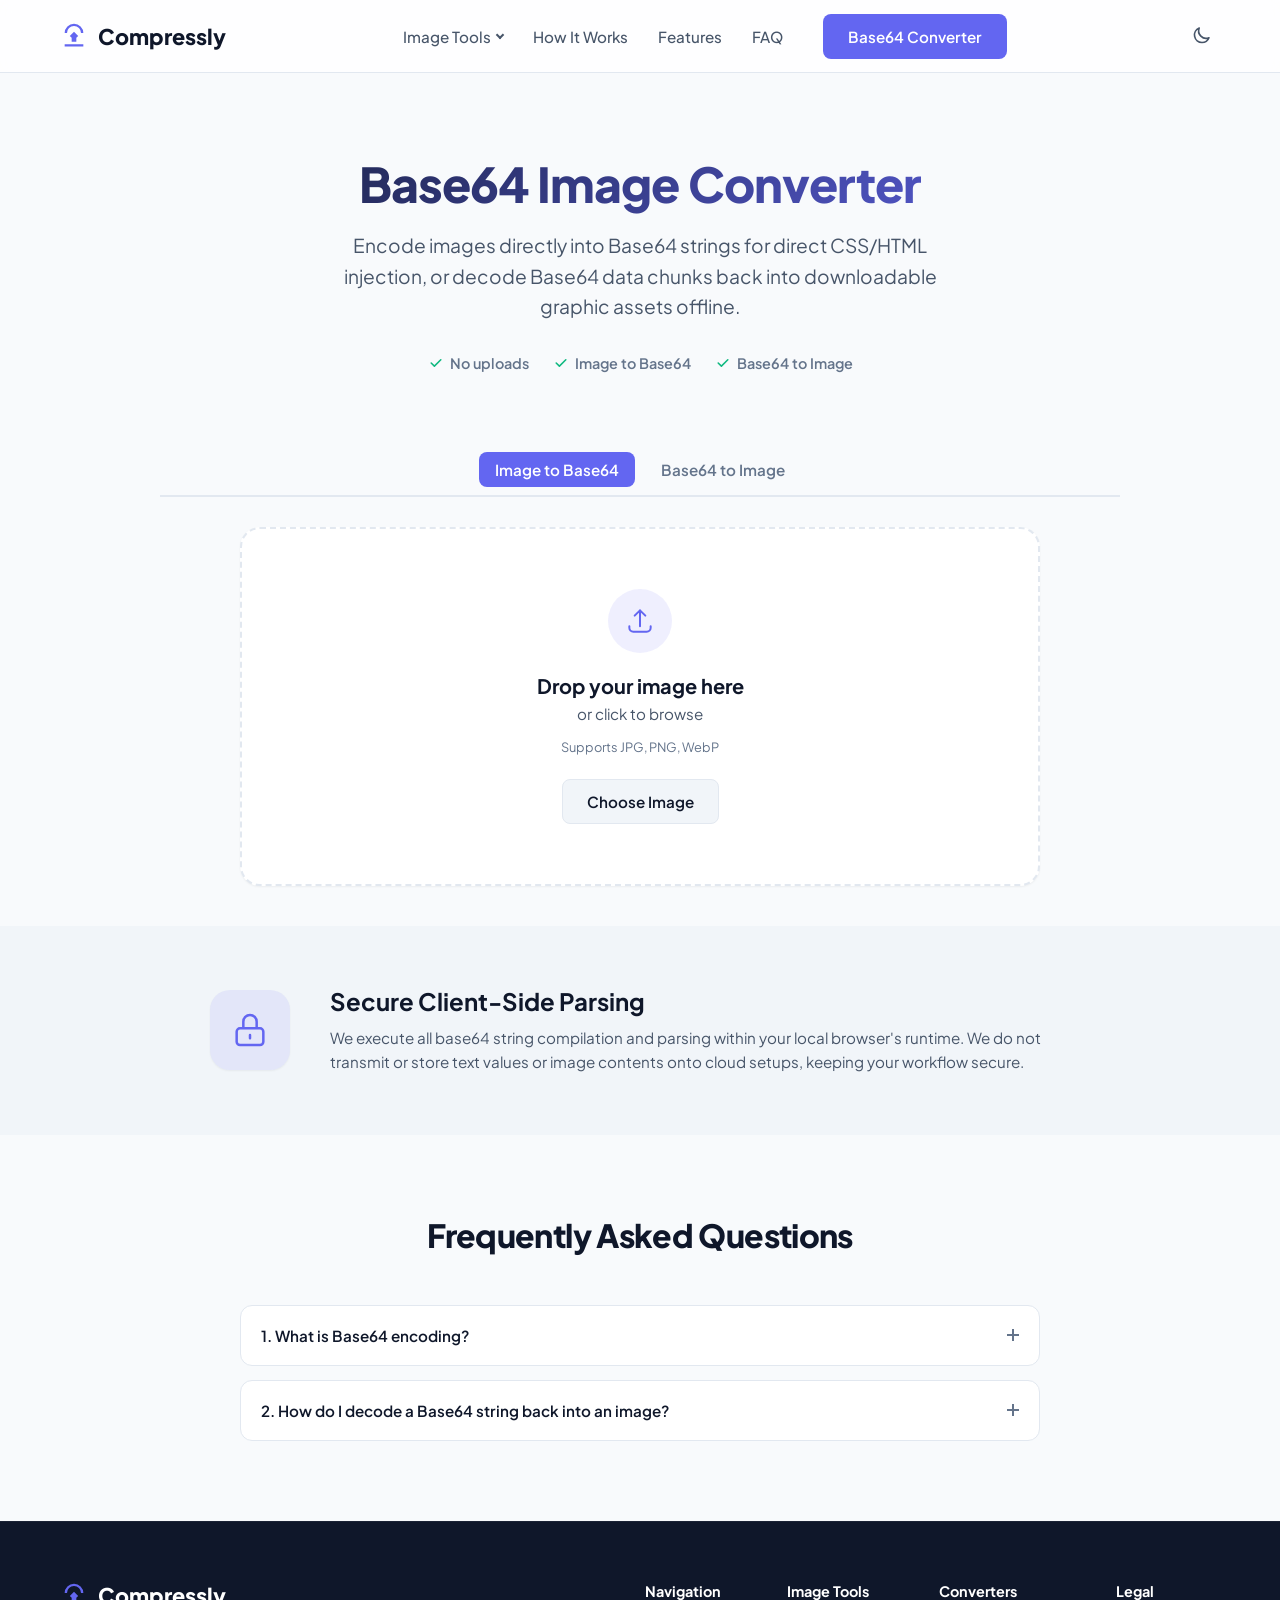
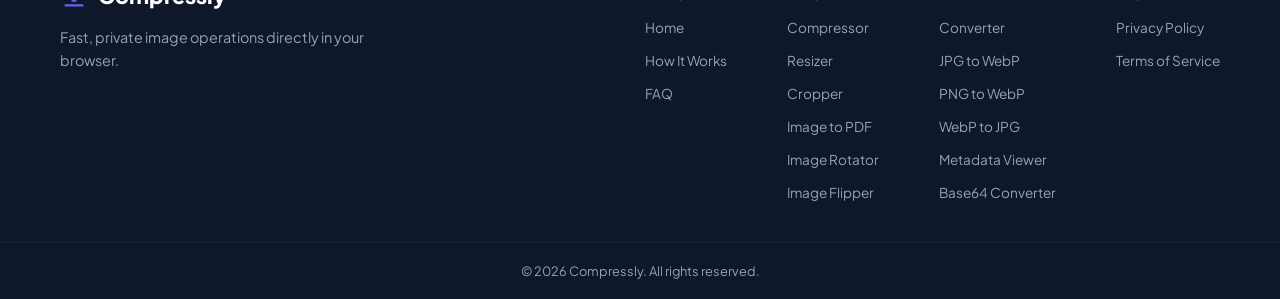
<file: base64-image-converter.html>
<!DOCTYPE html>
<html lang="en">
<head>
  <meta charset="UTF-8">
  <meta name="viewport" content="width=device-width, initial-scale=1.0">
  <title>Base64 Image Converter Online Free | Compressly</title>
  <meta name="description" content="Convert JPG, PNG and WebP images to Base64 strings, or decode Base64 data strings back into downloadable images. Fast, free, private, and 100% browser-based.">
  
  <link rel="canonical" href="https://compressly.vercel.app/base64-image-converter.html">
  <link rel="icon" type="image/x-icon" href="favicon.ico">
  <link rel="icon" type="image/png" sizes="16x16" href="favicon-16x16.png">
  <link rel="icon" type="image/png" sizes="32x32" href="favicon-32x32.png">
  <link rel="apple-touch-icon" sizes="180x180" href="apple-touch-icon.png">
  
  <link rel="stylesheet" href="style.css">
  
  <link rel="preconnect" href="https://fonts.googleapis.com">
  <link rel="preconnect" href="https://fonts.gstatic.com" crossorigin>
  <link href="https://fonts.googleapis.com/css2?family=Plus+Jakarta+Sans:wght@400;500;600;700;800&display=swap" rel="stylesheet">
</head>
<body>

  <!-- HEADER -->
  <header class="header">
    <div class="container header-container">
      <a href="index.html" class="logo" aria-label="Compressly Home">
        <svg class="logo-icon" xmlns="http://www.w3.org/2000/svg" viewBox="0 0 24 24" fill="currentColor">
          <path d="M4 19h16v2H4zm10-5.59L15.59 12 12 8.41 8.41 12 10 13.59V17h4zm-2-12a8 8 0 00-8 8h2a6 6 0 1112 0h2a8 8 0 00-8-8z"/>
        </svg>
        <span>Compressly</span>
      </a>

      <nav class="nav" id="navMenu">
        <ul class="nav-list">
          <li class="dropdown">
            <a href="#" class="nav-link dropdown-toggle" id="toolsDropdownToggle" aria-haspopup="true" aria-expanded="false">Image Tools <span class="chevron"></span></a>
            <ul class="dropdown-menu" aria-labelledby="toolsDropdownToggle">
              <li><a href="index.html">Image Compressor</a></li>
              <li><a href="image-resizer.html">Image Resizer</a></li>
              <li><a href="image-cropper.html">Image Cropper</a></li>
              <li><a href="image-converter.html">Image Converter</a></li>
              <li><a href="image-to-pdf.html">Image to PDF</a></li>
              <li><a href="image-rotator.html">Image Rotator</a></li>
              <li><a href="image-flipper.html">Image Flipper</a></li>
              <li><a href="image-metadata-viewer.html">Metadata Viewer</a></li>
              <li><a href="base64-image-converter.html">Base64 Converter</a></li>
            </ul>
          </li>
          <li><a href="#how-it-works" class="nav-link">How It Works</a></li>
          <li><a href="#features" class="nav-link">Features</a></li>
          <li><a href="#faq" class="nav-link">FAQ</a></li>
        </ul>
        <a href="#base64-tool" class="btn btn-primary nav-btn">Base64 Converter</a>
      </nav>

      <div class="header-controls">
        <button id="themeToggle" class="theme-toggle" aria-label="Toggle visual theme">
          <svg class="icon-moon" xmlns="http://www.w3.org/2000/svg" fill="none" viewBox="0 0 24 24" stroke="currentColor">
            <path stroke-linecap="round" stroke-linejoin="round" stroke-width="2" d="M20.354 15.354A9 9 0 018.646 3.646 9.003 9.003 0 0012 21a9.003 9.003 0 008.354-5.646z" />
          </svg>
          <svg class="icon-sun" xmlns="http://www.w3.org/2000/svg" fill="none" viewBox="0 0 24 24" stroke="currentColor">
            <path stroke-linecap="round" stroke-linejoin="round" stroke-width="2" d="M12 3v1m0 16v1m9-9h-1M4 12H3m15.364-6.364l-.707.707M6.343 17.657l-.707.707m0-12.728l.707.707m12.728 12.728l.707.707M12 8a4 4 0 100 8 4 4 0 000-8z" />
          </svg>
        </button>

        <button class="hamburger" id="hamburgerBtn" aria-label="Toggle navigation menu" aria-expanded="false">
          <span class="bar"></span>
          <span class="bar"></span>
          <span class="bar"></span>
        </button>
      </div>
    </div>
  </header>

  <main>
    <!-- HERO SECTION -->
    <section class="hero">
      <div class="container hero-container">
        <h1 class="hero-title">Base64 Image Converter</h1>
        <p class="hero-subtitle">Encode images directly into Base64 strings for direct CSS/HTML injection, or decode Base64 data chunks back into downloadable graphic assets offline.</p>
        
        <div class="trust-indicators">
          <span class="trust-item"><svg class="trust-icon" viewBox="0 0 20 20" fill="currentColor"><path fill-rule="evenodd" d="M16.707 5.293a1 1 0 010 1.414l-8 8a1 1 0 01-1.414 0l-4-4a1 1 0 011.414-1.414L8 12.586l7.293-7.293a1 1 0 011.414 0z" clip-rule="evenodd"/></svg>No uploads</span>
          <span class="trust-item"><svg class="trust-icon" viewBox="0 0 20 20" fill="currentColor"><path fill-rule="evenodd" d="M16.707 5.293a1 1 0 010 1.414l-8 8a1 1 0 01-1.414 0l-4-4a1 1 0 011.414-1.414L8 12.586l7.293-7.293a1 1 0 011.414 0z" clip-rule="evenodd"/></svg>Image to Base64</span>
          <span class="trust-item"><svg class="trust-icon" viewBox="0 0 20 20" fill="currentColor"><path fill-rule="evenodd" d="M16.707 5.293a1 1 0 010 1.414l-8 8a1 1 0 01-1.414 0l-4-4a1 1 0 011.414-1.414L8 12.586l7.293-7.293a1 1 0 011.414 0z" clip-rule="evenodd"/></svg>Base64 to Image</span>
        </div>
      </div>
    </section>

    <!-- MAIN TOOL SECTION -->
    <section class="tool-section" id="base64-tool">
      <div class="container" style="max-width: 1000px;">
        
        <!-- Mode Tabs -->
        <div class="tab-buttons" style="margin-bottom: 30px; justify-content: center;">
          <button id="tabEncode" class="tab-btn active" type="button">Image to Base64</button>
          <button id="tabDecode" class="tab-btn" type="button">Base64 to Image</button>
        </div>

        <!-- ==================== ENCODE WORKSPACE ==================== -->
        <div id="encodeWorkspace">
          <!-- Dropzone -->
          <div class="upload-zone" id="dropZone" tabindex="0" role="button" aria-label="Drop your image here or click to browse">
            <input type="file" id="fileInput" accept="image/jpeg, image/png, image/webp" class="file-input-hidden" aria-hidden="true">
            <div class="upload-content">
              <div class="upload-icon-wrapper">
                <svg class="upload-icon" xmlns="http://www.w3.org/2000/svg" fill="none" viewBox="0 0 24 24" stroke="currentColor">
                  <path stroke-linecap="round" stroke-linejoin="round" stroke-width="1.5" d="M4 16v1a3 3 0 003 3h10a3 3 0 003-3v-1m-4-8l-4-4m0 0L8 8m4-4v12" />
                </svg>
              </div>
              <p class="upload-main-text">Drop your image here</p>
              <p class="upload-sub-text">or click to browse</p>
              <p class="upload-formats">Supports JPG, PNG, WebP</p>
              <button class="btn btn-secondary btn-upload-alt" type="button">Choose Image</button>
            </div>
          </div>

          <!-- Base64 Output Panels -->
          <div id="encodeResults" class="hidden" style="margin-top: 30px;">
            <div style="display: flex; justify-content: space-between; align-items: center; margin-bottom: 20px;">
              <h2 class="section-subtitle" style="margin-bottom:0;">Base64 Output Strings</h2>
              <button id="clearEncodeBtn" class="btn btn-outline btn-sm">Clear Image</button>
            </div>

            <div class="base64-container">
              <!-- Raw Base64 -->
              <div class="base64-card">
                <h3 class="setting-label">Data URI Scheme</h3>
                <textarea id="dataUriText" class="base64-textarea" readonly></textarea>
                <div class="base64-actions">
                  <button class="btn btn-secondary btn-sm copy-btn" data-target="dataUriText">Copy Data URI</button>
                </div>
              </div>

              <!-- HTML Image tag -->
              <div class="base64-card">
                <h3 class="setting-label">HTML Image Embed</h3>
                <textarea id="htmlTagText" class="base64-textarea" readonly></textarea>
                <div class="base64-actions">
                  <button class="btn btn-secondary btn-sm copy-btn" data-target="htmlTagText">Copy HTML Tag</button>
                </div>
              </div>

              <!-- CSS background-image -->
              <div class="base64-card">
                <h3 class="setting-label">CSS Background-Image</h3>
                <textarea id="cssText" class="base64-textarea" readonly></textarea>
                <div class="base64-actions">
                  <button class="btn btn-secondary btn-sm copy-btn" data-target="cssText">Copy CSS Style</button>
                </div>
              </div>

              <!-- Raw string -->
              <div class="base64-card">
                <h3 class="setting-label">Raw Base64 Characters</h3>
                <textarea id="rawBase64Text" class="base64-textarea" readonly></textarea>
                <div class="base64-actions">
                  <button class="btn btn-secondary btn-sm copy-btn" data-target="rawBase64Text">Copy Raw Base64</button>
                </div>
              </div>
            </div>
          </div>
        </div>

        <!-- ==================== DECODE WORKSPACE ==================== -->
        <div id="decodeWorkspace" class="hidden">
          <div class="base64-container" style="grid-template-columns: 1fr 1fr;">
            <!-- Left Side: Paste String Area -->
            <div class="base64-card">
              <h3 class="setting-label">Paste Base64 String / Data URI</h3>
              <textarea id="decodeInput" class="base64-textarea" placeholder="Paste your Base64 character string or Data URI here..." style="height: 350px;"></textarea>
              <div class="base64-actions" style="justify-content: space-between; align-items: center;">
                <span id="decodeStatus" style="font-size: 0.8rem; font-weight:600; color: var(--text-muted);">Waiting for input...</span>
                <div style="display:flex; gap:10px;">
                  <button id="clearDecodeBtn" class="btn btn-outline btn-sm">Clear Text</button>
                  <button id="decodeBtn" class="btn btn-primary btn-sm">Decode & Preview</button>
                </div>
              </div>
            </div>

            <!-- Right Side: Preview & Download -->
            <div class="base64-card">
              <h3 class="setting-label">Decoded Image Preview</h3>
              <div class="base64-preview" id="decodePreview">
                <span style="color:var(--text-muted); font-size:0.9rem;">No image decoded. Paste string on the left.</span>
              </div>
              <div class="action-buttons-group">
                <button id="downloadDecodedBtn" class="btn btn-success btn-block" disabled>Download Decoded Image</button>
              </div>
            </div>
          </div>
        </div>

      </div>
    </section>

    <!-- PRIVACY ASSURANCE -->
    <section class="privacy-section">
      <div class="container privacy-container">
        <div class="privacy-icon-card">
          <svg class="privacy-icon" xmlns="http://www.w3.org/2000/svg" fill="none" viewBox="0 0 24 24" stroke="currentColor">
            <path stroke-linecap="round" stroke-linejoin="round" stroke-width="1.5" d="M12 15v2m-6 4h12a2 2 0 002-2v-6a2 2 0 00-2-2H6a2 2 0 00-2 2v6a2 2 0 002 2zm10-10V7a4 4 0 00-8 0v4h8z" />
          </svg>
        </div>
        <div class="privacy-text-content">
          <h2 class="privacy-title">Secure Client-Side Parsing</h2>
          <p class="privacy-text">We execute all base64 string compilation and parsing within your local browser's runtime. We do not transmit or store text values or image contents onto cloud setups, keeping your workflow secure.</p>
        </div>
      </div>
    </section>

    <!-- FAQ SECTION -->
    <section class="faq" id="faq">
      <div class="container">
        <h2 class="section-title text-center">Frequently Asked Questions</h2>
        <div class="faq-accordion">
          <div class="faq-item">
            <button class="faq-question">
              <span>1. What is Base64 encoding?</span>
              <span class="faq-icon"></span>
            </button>
            <div class="faq-answer">
              <p>Base64 is a binary-to-text encoding scheme. It translates image file bytes into a textual representation composed of 64 safe ASCII characters. This is ideal for embedding images directly inside HTML, CSS, or JSON documents without needing separate files.</p>
            </div>
          </div>
          <div class="faq-item">
            <button class="faq-question">
              <span>2. How do I decode a Base64 string back into an image?</span>
              <span class="faq-icon"></span>
            </button>
            <div class="faq-answer">
              <p>Switch to the 'Base64 to Image' tab, paste your code block (raw or formatted Data URI) into the input box, click 'Decode & Preview', and download it directly as a standard graphic file.</p>
            </div>
          </div>
        </div>
      </div>
    </section>
  </main>

  <!-- FOOTER -->
  <footer class="footer">
    <div class="container footer-container">
      <div class="footer-info">
        <div class="logo">
          <svg class="logo-icon" xmlns="http://www.w3.org/2000/svg" viewBox="0 0 24 24" fill="currentColor">
            <path d="M4 19h16v2H4zm10-5.59L15.59 12 12 8.41 8.41 12 10 13.59V17h4zm-2-12a8 8 0 00-8 8h2a6 6 0 1112 0h2a8 8 0 00-8-8z"/>
          </svg>
          <span>Compressly</span>
        </div>
        <p class="footer-text">Fast, private image operations directly in your browser.</p>
      </div>
      
      <div class="footer-links">
        <ul class="footer-list">
          <li><strong>Navigation</strong></li>
          <li><a href="index.html" class="footer-link">Home</a></li>
          <li><a href="index.html#how-it-works" class="footer-link">How It Works</a></li>
          <li><a href="index.html#faq" class="footer-link">FAQ</a></li>
        </ul>
        <ul class="footer-list">
          <li><strong>Image Tools</strong></li>
          <li><a href="index.html" class="footer-link">Compressor</a></li>
          <li><a href="image-resizer.html" class="footer-link">Resizer</a></li>
          <li><a href="image-cropper.html" class="footer-link">Cropper</a></li>
          <li><a href="image-to-pdf.html" class="footer-link">Image to PDF</a></li>
          <li><a href="image-rotator.html" class="footer-link">Image Rotator</a></li>
          <li><a href="image-flipper.html" class="footer-link">Image Flipper</a></li>
        </ul>
        <ul class="footer-list">
          <li><strong>Converters</strong></li>
          <li><a href="image-converter.html" class="footer-link">Converter</a></li>
          <li><a href="jpg-to-webp.html" class="footer-link">JPG to WebP</a></li>
          <li><a href="png-to-webp.html" class="footer-link">PNG to WebP</a></li>
          <li><a href="webp-to-jpg.html" class="footer-link">WebP to JPG</a></li>
          <li><a href="image-metadata-viewer.html" class="footer-link">Metadata Viewer</a></li>
          <li><a href="base64-image-converter.html" class="footer-link">Base64 Converter</a></li>
        </ul>
        <ul class="footer-list">
          <li><strong>Legal</strong></li>
          <li><a href="#" class="footer-link">Privacy Policy</a></li>
          <li><a href="#" class="footer-link">Terms of Service</a></li>
        </ul>
      </div>
    </div>
    <div class="footer-bottom">
      <p>&copy; 2026 Compressly. All rights reserved.</p>
    </div>
  </footer>

  <script src="base64-converter.js"></script>
</body>
</html>
</file>
<file: style.css>
/* ==========================================================================
   RESET & GLOBAL VARIABLES
   ========================================================================== */
:root {
  /* Font Family */
  --font-sans: 'Plus Jakarta Sans', -apple-system, BlinkMacSystemFont, "Segoe UI", Roboto, Helvetica, Arial, sans-serif;

  /* Light Theme Variables */
  --bg-primary: #f8fafc;
  --bg-secondary: #ffffff;
  --bg-accent: #f1f5f9;
  --bg-darker: #e2e8f0;
  
  --text-primary: #0f172a;
  --text-secondary: #475569;
  --text-muted: #64748b;
  
  --primary-color: #6366f1;
  --primary-hover: #4f46e5;
  --primary-light: rgba(99, 102, 241, 0.1);
  
  --success-color: #10b981;
  --success-hover: #059669;
  --success-light: rgba(16, 185, 129, 0.1);
  
  --error-color: #ef4444;
  --error-light: rgba(239, 68, 68, 0.1);

  --border-color: #e2e8f0;
  --border-hover: #cbd5e1;
  
  --shadow-sm: 0 1px 2px 0 rgba(0, 0, 0, 0.05);
  --shadow-md: 0 4px 6px -1px rgba(0, 0, 0, 0.1), 0 2px 4px -1px rgba(0, 0, 0, 0.06);
  --shadow-lg: 0 10px 15px -3px rgba(0, 0, 0, 0.1), 0 4px 6px -2px rgba(0, 0, 0, 0.05);
  
  --radius-sm: 8px;
  --radius-md: 12px;
  --radius-lg: 20px;
  --radius-full: 9999px;

  --transition-smooth: all 0.3s cubic-bezier(0.4, 0, 0.2, 1);
}

/* Dark Theme Variables Override */
[data-theme="dark"] {
  --bg-primary: #0b0f19;
  --bg-secondary: #151f32;
  --bg-accent: #1e293b;
  --bg-darker: #0f172a;
  
  --text-primary: #f8fafc;
  --text-secondary: #cbd5e1;
  --text-muted: #94a3b8;
  
  --primary-color: #818cf8;
  --primary-hover: #6366f1;
  --primary-light: rgba(129, 140, 248, 0.15);
  
  --success-color: #34d399;
  --success-hover: #10b981;
  --success-light: rgba(52, 211, 153, 0.15);
  
  --border-color: #334155;
  --border-hover: #475569;
  
  --shadow-sm: 0 1px 2px 0 rgba(0, 0, 0, 0.3);
  --shadow-md: 0 4px 6px -1px rgba(0, 0, 0, 0.4), 0 2px 4px -1px rgba(0, 0, 0, 0.3);
  --shadow-lg: 0 10px 15px -3px rgba(0, 0, 0, 0.4), 0 4px 6px -2px rgba(0, 0, 0, 0.3);
}

* {
  box-sizing: border-box;
  margin: 0;
  padding: 0;
}

html {
  scroll-behavior: smooth;
  font-family: var(--font-sans);
  font-size: 16px;
  color: var(--text-primary);
  background-color: var(--bg-primary);
  transition: background-color 0.3s ease, color 0.3s ease;
}

body {
  min-height: 100vh;
  display: flex;
  flex-direction: column;
  overflow-x: hidden;
  -webkit-font-smoothing: antialiased;
}

a {
  color: inherit;
  text-decoration: none;
}

ul {
  list-style: none;
}

img {
  max-width: 100%;
  height: auto;
  display: block;
}

.container {
  width: 100%;
  max-width: 1200px;
  margin-left: auto;
  margin-right: auto;
  padding-left: 20px;
  padding-right: 20px;
}

/* ==========================================================================
   BUTTONS & CONTROLS
   ========================================================================== */
.btn {
  display: inline-flex;
  align-items: center;
  justify-content: center;
  font-family: inherit;
  font-size: 0.95rem;
  font-weight: 600;
  padding: 12px 24px;
  border-radius: var(--radius-sm);
  border: 1px solid transparent;
  cursor: pointer;
  transition: var(--transition-smooth);
}

.btn-primary {
  background-color: var(--primary-color);
  color: #ffffff;
}

.btn-primary:hover {
  background-color: var(--primary-hover);
}

.btn-secondary {
  background-color: var(--bg-accent);
  color: var(--text-primary);
  border-color: var(--border-color);
}

.btn-secondary:hover {
  background-color: var(--bg-darker);
  border-color: var(--border-hover);
}

.btn-success {
  background-color: var(--success-color);
  color: #ffffff;
}

.btn-success:hover {
  background-color: var(--success-hover);
}

.btn-outline {
  background-color: transparent;
  color: var(--text-primary);
  border-color: var(--border-color);
}

.btn-outline:hover {
  background-color: var(--bg-accent);
  border-color: var(--border-hover);
}

.btn-block {
  width: 100%;
}

.btn-sm {
  padding: 6px 12px;
  font-size: 0.85rem;
}

/* Disabled UI Links */
.disabled-link {
  pointer-events: none;
  opacity: 0.75;
}

/* Focus outline for accessibility */
button:focus-visible,
a:focus-visible,
input:focus-visible,
select:focus-visible,
[role="button"]:focus-visible {
  outline: 2px solid var(--primary-color);
  outline-offset: 2px;
}

/* ==========================================================================
   HEADER / STICKY NAV
   ========================================================================== */
.header {
  position: sticky;
  top: 0;
  z-index: 100;
  background-color: rgba(255, 255, 255, 0.8);
  backdrop-filter: blur(8px);
  -webkit-backdrop-filter: blur(8px);
  border-bottom: 1px solid var(--border-color);
  transition: var(--transition-smooth);
}

[data-theme="dark"] .header {
  background-color: rgba(11, 15, 25, 0.8);
}

.header-container {
  height: 72px;
  display: flex;
  align-items: center;
  justify-content: space-between;
}

.logo {
  display: flex;
  align-items: center;
  gap: 10px;
  font-size: 1.35rem;
  font-weight: 800;
  color: var(--text-primary);
}

.logo-icon {
  width: 28px;
  height: 28px;
  color: var(--primary-color);
}

.nav {
  display: flex;
  align-items: center;
  gap: 40px;
}

.nav-list {
  display: flex;
  gap: 30px;
}

.nav-link {
  font-size: 0.95rem;
  font-weight: 500;
  color: var(--text-secondary);
  transition: var(--transition-smooth);
}

.nav-link:hover {
  color: var(--primary-color);
}

.header-controls {
  display: flex;
  align-items: center;
  gap: 15px;
}

.theme-toggle {
  background: none;
  border: none;
  cursor: pointer;
  padding: 8px;
  border-radius: var(--radius-full);
  color: var(--text-secondary);
  transition: var(--transition-smooth);
}

.theme-toggle:hover {
  background-color: var(--bg-accent);
  color: var(--primary-color);
}

.theme-toggle svg {
  width: 20px;
  height: 20px;
}

.icon-sun {
  display: none;
}

[data-theme="dark"] .icon-moon {
  display: none;
}

[data-theme="dark"] .icon-sun {
  display: block;
}

.hamburger {
  display: none;
  flex-direction: column;
  gap: 5px;
  background: none;
  border: none;
  cursor: pointer;
  padding: 4px;
}

.hamburger .bar {
  width: 22px;
  height: 2px;
  background-color: var(--text-primary);
  border-radius: var(--radius-full);
  transition: var(--transition-smooth);
}

/* Mobile Hamburger Animation */
.hamburger.active .bar:nth-child(1) {
  transform: translateY(7px) rotate(45deg);
}
.hamburger.active .bar:nth-child(2) {
  opacity: 0;
}
.hamburger.active .bar:nth-child(3) {
  transform: translateY(-7px) rotate(-45deg);
}

/* ==========================================================================
   HERO SECTION
   ========================================================================== */
.hero {
  padding: 80px 0 40px 0;
  text-align: center;
}

.hero-title {
  font-size: 3rem;
  font-weight: 800;
  letter-spacing: -0.02em;
  margin-bottom: 16px;
  background: linear-gradient(135deg, var(--text-primary) 0%, var(--primary-color) 100%);
  -webkit-background-clip: text;
  -webkit-text-fill-color: transparent;
}

[data-theme="dark"] .hero-title {
  background: linear-gradient(135deg, #ffffff 0%, var(--primary-color) 100%);
  -webkit-background-clip: text;
  -webkit-text-fill-color: transparent;
}

.hero-subtitle {
  font-size: 1.2rem;
  color: var(--text-secondary);
  max-width: 650px;
  margin: 0 auto 32px auto;
  line-height: 1.6;
}

.trust-indicators {
  display: flex;
  justify-content: center;
  flex-wrap: wrap;
  gap: 24px;
  font-size: 0.9rem;
  font-weight: 600;
  color: var(--text-muted);
}

.trust-item {
  display: flex;
  align-items: center;
  gap: 6px;
}

.trust-icon {
  width: 16px;
  height: 16px;
  color: var(--success-color);
}

/* ==========================================================================
   UPLOAD AREA (DRAG & DROP)
   ========================================================================== */
.tool-section {
  padding: 40px 0;
}

.upload-zone {
  background-color: var(--bg-secondary);
  border: 2px dashed var(--border-color);
  border-radius: var(--radius-lg);
  padding: 60px 40px;
  text-align: center;
  cursor: pointer;
  transition: var(--transition-smooth);
  box-shadow: var(--shadow-sm);
  max-width: 800px;
  margin: 0 auto;
}

.upload-zone:hover, .upload-zone.dragover {
  border-color: var(--primary-color);
  background-color: var(--primary-light);
  transform: translateY(-2px);
  box-shadow: var(--shadow-md);
}

.file-input-hidden {
  display: none;
}

.upload-icon-wrapper {
  width: 64px;
  height: 64px;
  border-radius: var(--radius-full);
  background-color: var(--primary-light);
  display: flex;
  align-items: center;
  justify-content: center;
  margin: 0 auto 20px auto;
  color: var(--primary-color);
  transition: var(--transition-smooth);
}

.upload-icon {
  width: 32px;
  height: 32px;
}

.upload-zone:hover .upload-icon-wrapper {
  transform: scale(1.05);
}

.upload-main-text {
  font-size: 1.25rem;
  font-weight: 700;
  margin-bottom: 6px;
}

.upload-sub-text {
  font-size: 0.95rem;
  color: var(--text-secondary);
  margin-bottom: 16px;
}

.upload-formats {
  font-size: 0.8rem;
  color: var(--text-muted);
  margin-bottom: 24px;
}

.btn-upload-alt {
  pointer-events: none; /* Make click pass through to dropzone click listener */
}

/* ==========================================================================
   WORKSPACE & GRID LAYOUT
   ========================================================================== */
.workspace {
  margin-top: 40px;
}

.workspace.hidden {
  display: none !important;
}

.workspace-grid {
  display: grid;
  grid-template-columns: 350px 1fr;
  gap: 30px;
  align-items: start;
}

/* Statistics Bar */
.stats-bar {
  display: grid;
  grid-template-columns: repeat(4, 1fr);
  gap: 15px;
  margin-bottom: 30px;
}

.stats-bar.hidden {
  display: none;
}

.stat-card {
  background-color: var(--bg-secondary);
  border: 1px solid var(--border-color);
  border-radius: var(--radius-md);
  padding: 16px 20px;
  display: flex;
  flex-direction: column;
  gap: 4px;
  box-shadow: var(--shadow-sm);
}

.stat-card.highlight {
  border-color: var(--success-color);
  background-color: var(--success-light);
}

.stat-label {
  font-size: 0.8rem;
  font-weight: 600;
  text-transform: uppercase;
  letter-spacing: 0.05em;
  color: var(--text-muted);
}

.stat-value {
  font-size: 1.4rem;
  font-weight: 800;
}

.stat-card.highlight .stat-value {
  color: var(--success-color);
}

/* Settings Panel */
.settings-panel {
  background-color: var(--bg-secondary);
  border: 1px solid var(--border-color);
  border-radius: var(--radius-md);
  padding: 24px;
  position: sticky;
  top: 92px;
  box-shadow: var(--shadow-md);
}

.section-subtitle {
  font-size: 1.2rem;
  font-weight: 700;
  margin-bottom: 20px;
  letter-spacing: -0.01em;
}

.setting-group {
  margin-bottom: 24px;
}

.setting-header {
  display: flex;
  justify-content: space-between;
  margin-bottom: 8px;
}

.setting-label {
  font-size: 0.9rem;
  font-weight: 600;
}

/* Custom Range Slider Styling */
.slider {
  -webkit-appearance: none;
  width: 100%;
  height: 6px;
  border-radius: var(--radius-full);
  background: var(--bg-accent);
  outline: none;
}

.slider::-webkit-slider-thumb {
  -webkit-appearance: none;
  appearance: none;
  width: 20px;
  height: 20px;
  border-radius: 50%;
  background: var(--primary-color);
  cursor: pointer;
  transition: var(--transition-smooth);
}

.slider::-webkit-slider-thumb:hover {
  transform: scale(1.1);
}

.slider::-moz-range-thumb {
  width: 20px;
  height: 20px;
  border-radius: 50%;
  background: var(--primary-color);
  cursor: pointer;
  border: none;
  transition: var(--transition-smooth);
}

.slider::-moz-range-thumb:hover {
  transform: scale(1.1);
}

.setting-tip {
  font-size: 0.75rem;
  color: var(--text-muted);
  margin-top: 6px;
  line-height: 1.4;
}

.info-tip {
  color: var(--text-secondary);
  background-color: var(--bg-accent);
  padding: 10px;
  border-radius: var(--radius-sm);
  border-left: 3px solid var(--primary-color);
}

.info-tip.hidden {
  display: none;
}

/* Custom Select Dropdown */
.select-wrapper {
  position: relative;
}

.select-input {
  width: 100%;
  font-family: inherit;
  font-size: 0.9rem;
  font-weight: 500;
  padding: 10px 14px;
  border-radius: var(--radius-sm);
  border: 1px solid var(--border-color);
  background-color: var(--bg-primary);
  color: var(--text-primary);
  appearance: none;
  cursor: pointer;
  transition: var(--transition-smooth);
}

.select-input:hover {
  border-color: var(--border-hover);
}

.select-wrapper::after {
  content: "";
  position: absolute;
  right: 14px;
  top: 50%;
  transform: translateY(-50%);
  width: 0;
  height: 0;
  border-left: 5px solid transparent;
  border-right: 5px solid transparent;
  border-top: 5px solid var(--text-muted);
  pointer-events: none;
}

/* Checkbox Toggle */
.checkbox-group {
  margin-bottom: 16px;
}

.checkbox-container {
  display: flex;
  align-items: center;
  position: relative;
  padding-left: 28px;
  cursor: pointer;
  font-size: 0.9rem;
  font-weight: 600;
  user-select: none;
}

.checkbox-container input {
  position: absolute;
  opacity: 0;
  cursor: pointer;
  height: 0;
  width: 0;
}

.custom-checkbox {
  position: absolute;
  top: 50%;
  left: 0;
  transform: translateY(-50%);
  height: 18px;
  width: 18px;
  background-color: var(--bg-accent);
  border: 1px solid var(--border-color);
  border-radius: var(--radius-sm);
  transition: var(--transition-smooth);
}

.checkbox-container:hover input ~ .custom-checkbox {
  border-color: var(--border-hover);
}

.checkbox-container input:checked ~ .custom-checkbox {
  background-color: var(--primary-color);
  border-color: var(--primary-color);
}

.custom-checkbox::after {
  content: "";
  position: absolute;
  display: none;
  left: 5px;
  top: 2px;
  width: 4px;
  height: 8px;
  border: solid white;
  border-width: 0 2px 2px 0;
  transform: rotate(45deg);
}

.checkbox-container input:checked ~ .custom-checkbox::after {
  display: block;
}

/* Dimensions Inputs */
.resize-dimensions {
  margin-top: 14px;
  margin-bottom: 24px;
}

.resize-dimensions.hidden {
  display: none;
}

.dimension-inputs {
  display: grid;
  grid-template-columns: 1fr 1fr;
  gap: 12px;
  margin-bottom: 8px;
}

.dimension-field {
  display: flex;
  flex-direction: column;
  gap: 6px;
}

.dimension-field label {
  font-size: 0.75rem;
  font-weight: 600;
  color: var(--text-secondary);
}

.dimension-field input {
  width: 100%;
  font-family: inherit;
  font-size: 0.9rem;
  padding: 10px;
  border-radius: var(--radius-sm);
  border: 1px solid var(--border-color);
  background-color: var(--bg-primary);
  color: var(--text-primary);
}

.action-buttons-group {
  display: flex;
  flex-direction: column;
  gap: 12px;
}

.sub-actions {
  display: flex;
  gap: 10px;
}

/* Image Queue list */
.queue-container {
  display: flex;
  flex-direction: column;
}

.queue-header {
  margin-bottom: 16px;
}

.image-list {
  display: flex;
  flex-direction: column;
  gap: 12px;
}

/* Image Card */
.image-card {
  background-color: var(--bg-secondary);
  border: 1px solid var(--border-color);
  border-radius: var(--radius-md);
  padding: 12px;
  display: flex;
  align-items: center;
  justify-content: space-between;
  gap: 15px;
  transition: var(--transition-smooth);
  box-shadow: var(--shadow-sm);
  cursor: pointer;
}

.image-card:hover, .image-card.active {
  border-color: var(--primary-color);
  box-shadow: var(--shadow-md);
}

.image-card.active {
  background-color: var(--primary-light);
}

.card-details {
  display: flex;
  align-items: center;
  gap: 12px;
  flex: 1;
  min-width: 0; /* allows text overflow ellipsis in child */
}

.img-thumbnail-wrapper {
  width: 60px;
  height: 60px;
  border-radius: var(--radius-sm);
  overflow: hidden;
  background-color: var(--bg-accent);
  display: flex;
  align-items: center;
  justify-content: center;
  flex-shrink: 0;
}

.img-thumbnail {
  width: 100%;
  height: 100%;
  object-fit: cover;
}

.img-meta-info {
  display: flex;
  flex-direction: column;
  gap: 4px;
  min-width: 0;
}

.meta-title {
  font-size: 0.9rem;
  font-weight: 600;
  color: var(--text-primary);
  white-space: nowrap;
  overflow: hidden;
  text-overflow: ellipsis;
}

.meta-dims {
  font-size: 0.75rem;
  color: var(--text-muted);
}

.meta-size {
  font-size: 0.8rem;
  font-weight: 500;
  color: var(--text-secondary);
}

.meta-size-savings {
  color: var(--success-color);
  font-weight: 700;
}

.card-actions-wrapper {
  display: flex;
  align-items: center;
  gap: 15px;
}

.status-badge {
  font-size: 0.75rem;
  font-weight: 700;
  padding: 4px 8px;
  border-radius: var(--radius-full);
}

.status-badge.pending {
  background-color: var(--bg-accent);
  color: var(--text-secondary);
}

.status-badge.processing {
  background-color: var(--primary-light);
  color: var(--primary-color);
}

.status-badge.done {
  background-color: var(--success-light);
  color: var(--success-color);
}

.status-badge.error {
  background-color: var(--error-light);
  color: var(--error-color);
}

.btn-remove {
  background: none;
  border: none;
  color: var(--text-muted);
  cursor: pointer;
  padding: 4px;
  border-radius: var(--radius-sm);
  transition: var(--transition-smooth);
}

.btn-remove:hover {
  background-color: var(--error-light);
  color: var(--error-color);
}

.btn-remove svg {
  width: 18px;
  height: 18px;
}

/* ==========================================================================
   BEFORE / AFTER PREVIEW DRAWER
   ========================================================================== */
.comparison-section {
  background-color: var(--bg-secondary);
  border: 1px solid var(--border-color);
  border-radius: var(--radius-lg);
  padding: 30px;
  margin-top: 30px;
  box-shadow: var(--shadow-sm);
}

.comparison-section.hidden {
  display: none;
}

.comparison-title {
  font-size: 1.2rem;
  font-weight: 700;
  margin-bottom: 6px;
}

.comparison-subtitle {
  font-size: 0.85rem;
  color: var(--text-muted);
  margin-bottom: 24px;
}

.comparison-grid {
  display: grid;
  grid-template-columns: 1fr 1fr;
  gap: 20px;
}

.comparison-card {
  background-color: var(--bg-primary);
  border: 1px solid var(--border-color);
  border-radius: var(--radius-md);
  overflow: hidden;
  display: flex;
  flex-direction: column;
}

.comparison-header {
  padding: 10px 15px;
  font-size: 0.85rem;
  font-weight: 700;
  background-color: var(--bg-accent);
  border-bottom: 1px solid var(--border-color);
}

.comparison-header.highlighted {
  color: var(--success-color);
}

.comparison-view-wrapper {
  flex: 1;
  display: flex;
  align-items: center;
  justify-content: center;
  padding: 20px;
  background-color: var(--bg-darker);
  background-image: radial-gradient(rgba(0, 0, 0, 0.05) 1px, transparent 0), radial-gradient(rgba(0, 0, 0, 0.05) 1px, transparent 0);
  background-size: 16px 16px;
  background-position: 0 0, 8px 8px;
  min-height: 250px;
}

[data-theme="dark"] .comparison-view-wrapper {
  background-image: radial-gradient(rgba(255, 255, 255, 0.03) 1px, transparent 0), radial-gradient(rgba(255, 255, 255, 0.03) 1px, transparent 0);
}

.comparison-view-wrapper img {
  max-width: 100%;
  max-height: 350px;
  object-fit: contain;
  box-shadow: var(--shadow-md);
  border-radius: var(--radius-sm);
}

.comparison-footer {
  padding: 10px 15px;
  font-size: 0.8rem;
  font-weight: 500;
  color: var(--text-muted);
  background-color: var(--bg-accent);
  border-top: 1px solid var(--border-color);
  text-align: center;
}

/* ==========================================================================
   PRIVACY ASSURANCE SECTION
   ========================================================================== */
.privacy-section {
  padding: 60px 0;
  background-color: var(--bg-accent);
  transition: var(--transition-smooth);
}

.privacy-container {
  display: flex;
  align-items: center;
  gap: 40px;
  max-width: 900px;
}

.privacy-icon-card {
  width: 80px;
  height: 80px;
  border-radius: var(--radius-lg);
  background-color: var(--primary-light);
  color: var(--primary-color);
  display: flex;
  align-items: center;
  justify-content: center;
  flex-shrink: 0;
  box-shadow: var(--shadow-sm);
}

.privacy-icon {
  width: 40px;
  height: 40px;
}

.privacy-text-content {
  flex: 1;
}

.privacy-title {
  font-size: 1.5rem;
  font-weight: 700;
  margin-bottom: 10px;
}

.privacy-text {
  font-size: 0.95rem;
  color: var(--text-secondary);
  line-height: 1.6;
}

/* ==========================================================================
   HOW IT WORKS & STEP GRAPHICS
   ========================================================================== */
.how-it-works {
  padding: 80px 0;
}

.section-title {
  font-size: 2rem;
  font-weight: 800;
  margin-bottom: 50px;
  letter-spacing: -0.02em;
}

.text-center {
  text-align: center;
}

.steps-grid {
  display: grid;
  grid-template-columns: repeat(3, 1fr);
  gap: 30px;
}

.step-card {
  background-color: var(--bg-secondary);
  border: 1px solid var(--border-color);
  border-radius: var(--radius-lg);
  padding: 40px 30px;
  position: relative;
  box-shadow: var(--shadow-sm);
  transition: var(--transition-smooth);
}

.step-card:hover {
  transform: translateY(-4px);
  box-shadow: var(--shadow-md);
  border-color: var(--primary-color);
}

.step-number {
  font-size: 2.5rem;
  font-weight: 800;
  color: var(--primary-light);
  margin-bottom: 20px;
  line-height: 1;
}

.step-heading {
  font-size: 1.2rem;
  font-weight: 700;
  margin-bottom: 12px;
}

.step-desc {
  font-size: 0.9rem;
  color: var(--text-secondary);
  line-height: 1.6;
}

/* ==========================================================================
   FEATURES CARD GRID
   ========================================================================== */
.features {
  padding: 80px 0;
  background-color: var(--bg-secondary);
  border-top: 1px solid var(--border-color);
  border-bottom: 1px solid var(--border-color);
  transition: var(--transition-smooth);
}

[data-theme="dark"] .features {
  background-color: rgba(21, 31, 50, 0.5);
}

.features-grid {
  display: grid;
  grid-template-columns: repeat(3, 1fr);
  gap: 30px;
}

.feature-card {
  padding: 30px;
  background-color: var(--bg-primary);
  border-radius: var(--radius-md);
  border: 1px solid var(--border-color);
  transition: var(--transition-smooth);
}

.feature-card:hover {
  transform: translateY(-2px);
  box-shadow: var(--shadow-md);
  border-color: var(--primary-color);
}

.feature-icon-wrapper {
  width: 44px;
  height: 44px;
  border-radius: var(--radius-sm);
  background-color: var(--primary-light);
  color: var(--primary-color);
  display: flex;
  align-items: center;
  justify-content: center;
  margin-bottom: 20px;
}

.feature-icon-wrapper svg {
  width: 22px;
  height: 22px;
}

.feature-title {
  font-size: 1.1rem;
  font-weight: 700;
  margin-bottom: 10px;
}

.feature-desc {
  font-size: 0.9rem;
  color: var(--text-secondary);
  line-height: 1.6;
}

/* ==========================================================================
   SEO ARTICLES CONTENT SECTION
   ========================================================================== */
.seo-content-section {
  padding: 80px 0;
  border-bottom: 1px solid var(--border-color);
}

.seo-content-section h2 {
  font-size: 1.75rem;
  font-weight: 800;
  margin-bottom: 30px;
  letter-spacing: -0.01em;
}

.seo-grid {
  display: grid;
  grid-template-columns: 1fr 1fr;
  gap: 40px;
}

.seo-column h3 {
  font-size: 1.15rem;
  font-weight: 700;
  margin-top: 24px;
  margin-bottom: 12px;
}

.seo-column h3:first-of-type {
  margin-top: 0;
}

.seo-column p {
  font-size: 0.9rem;
  color: var(--text-secondary);
  line-height: 1.65;
  margin-bottom: 16px;
}

.seo-column ul {
  display: flex;
  flex-direction: column;
  gap: 12px;
  margin-bottom: 16px;
}

.seo-column li {
  font-size: 0.9rem;
  color: var(--text-secondary);
  line-height: 1.5;
}

.seo-column strong {
  color: var(--text-primary);
}

/* ==========================================================================
   FAQ ACCORDION
   ========================================================================== */
.faq {
  padding: 80px 0;
}

.faq-accordion {
  max-width: 800px;
  margin: 0 auto;
  display: flex;
  flex-direction: column;
  gap: 14px;
}

.faq-item {
  background-color: var(--bg-secondary);
  border: 1px solid var(--border-color);
  border-radius: var(--radius-md);
  overflow: hidden;
  transition: var(--transition-smooth);
}

.faq-item:hover {
  border-color: var(--primary-color);
}

.faq-question {
  width: 100%;
  display: flex;
  align-items: center;
  justify-content: space-between;
  padding: 20px;
  background: none;
  border: none;
  font-family: inherit;
  font-size: 0.95rem;
  font-weight: 600;
  color: var(--text-primary);
  text-align: left;
  cursor: pointer;
  outline: none;
}

.faq-icon {
  position: relative;
  width: 12px;
  height: 12px;
  flex-shrink: 0;
}

.faq-icon::before, .faq-icon::after {
  content: "";
  position: absolute;
  background-color: var(--text-muted);
  transition: var(--transition-smooth);
}

/* Horizontal line */
.faq-icon::before {
  top: 5px;
  left: 0;
  width: 12px;
  height: 2px;
}

/* Vertical line */
.faq-icon::after {
  top: 0;
  left: 5px;
  width: 2px;
  height: 12px;
}

.faq-item.active .faq-icon::after {
  transform: rotate(90deg);
  opacity: 0;
}

.faq-item.active .faq-icon::before {
  background-color: var(--primary-color);
}

.faq-answer {
  max-height: 0;
  overflow: hidden;
  transition: max-height 0.3s cubic-bezier(0, 1, 0, 1);
}

.faq-item.active .faq-answer {
  max-height: 1000px; /* arbitrary high value to support auto height */
  transition: max-height 0.3s cubic-bezier(1, 0, 1, 0);
}

.faq-answer p {
  padding: 0 20px 20px 20px;
  font-size: 0.9rem;
  color: var(--text-secondary);
  line-height: 1.6;
}

/* ==========================================================================
   MORE FREE IMAGE TOOLS SECTION
   ========================================================================== */
.related-tools {
  padding: 80px 0;
  background-color: var(--bg-accent);
  transition: var(--transition-smooth);
}

.tools-grid {
  display: grid;
  grid-template-columns: repeat(4, 1fr);
  gap: 20px;
  margin-top: 40px;
}

.tool-card {
  background-color: var(--bg-secondary);
  border: 1px solid var(--border-color);
  border-radius: var(--radius-md);
  padding: 24px;
  box-shadow: var(--shadow-sm);
  transition: var(--transition-smooth);
}

.tool-card h4 {
  font-size: 1rem;
  font-weight: 700;
  margin-bottom: 8px;
  color: var(--text-primary);
}

.tool-card p {
  font-size: 0.8rem;
  color: var(--text-muted);
  line-height: 1.4;
}

/* ==========================================================================
   FOOTER SECTION
   ========================================================================== */
.footer {
  background-color: #0f172a;
  color: #94a3b8;
  padding: 60px 0 20px 0;
  margin-top: auto;
  border-top: 1px solid rgba(255, 255, 255, 0.05);
}

.footer-container {
  display: flex;
  justify-content: space-between;
  gap: 40px;
  margin-bottom: 40px;
}

.footer-info {
  max-width: 350px;
}

.footer-info .logo {
  color: #ffffff;
  margin-bottom: 16px;
}

.footer-text {
  font-size: 0.9rem;
  line-height: 1.6;
}

.footer-links {
  display: flex;
  gap: 60px;
}

.footer-list {
  display: flex;
  flex-direction: column;
  gap: 12px;
}

.footer-list li strong {
  color: #ffffff;
  font-size: 0.9rem;
  display: block;
  margin-bottom: 4px;
}

.footer-link {
  font-size: 0.85rem;
  transition: var(--transition-smooth);
}

.footer-link:hover {
  color: var(--primary-color);
}

.footer-bottom {
  border-top: 1px solid rgba(255, 255, 255, 0.05);
  padding-top: 20px;
  text-align: center;
  font-size: 0.8rem;
}

/* Global utility class for hiding elements */
.hidden {
  display: none !important;
}

/* ==========================================================================
   DROPDOWNS & NEW COMPONENT STYLES
   ========================================================================== */

/* Navigation Dropdown styling */
.nav-list .dropdown {
  position: relative;
}

.dropdown-toggle {
  display: inline-flex;
  align-items: center;
  gap: 6px;
}

.dropdown-toggle .chevron {
  width: 6px;
  height: 6px;
  border-right: 2px solid currentColor;
  border-bottom: 2px solid currentColor;
  transform: translateY(-1px) rotate(45deg);
  transition: transform 0.2s ease;
}

/* Show dropdown menu on hover for desktop */
@media (min-width: 769px) {
  .dropdown-menu {
    position: absolute;
    top: 100%;
    left: 50%;
    transform: translateX(-50%) translateY(10px);
    background-color: var(--bg-secondary);
    border: 1px solid var(--border-color);
    border-radius: var(--radius-md);
    box-shadow: var(--shadow-lg);
    padding: 10px 0;
    min-width: 200px;
    opacity: 0;
    visibility: hidden;
    transition: opacity 0.2s ease, transform 0.2s ease, visibility 0.2s;
    z-index: 1000;
  }

  .nav-list .dropdown:hover .dropdown-menu,
  .nav-list .dropdown:focus-within .dropdown-menu {
    opacity: 1;
    visibility: visible;
    transform: translateX(-50%) translateY(0);
  }

  .dropdown-menu a {
    display: block;
    padding: 10px 20px;
    font-size: 0.9rem;
    font-weight: 500;
    color: var(--text-secondary);
    text-align: left;
    transition: var(--transition-smooth);
  }

  .dropdown-menu a:hover {
    background-color: var(--bg-accent);
    color: var(--primary-color);
  }
}

/* Mobile dropdown styles (nested inside nav menu) */
@media (max-width: 768px) {
  .nav-list .dropdown {
    width: 100%;
    text-align: center;
  }

  .dropdown-menu {
    display: none;
    background-color: var(--bg-accent);
    border-radius: var(--radius-sm);
    margin-top: 10px;
    padding: 8px 0;
    width: 100%;
  }

  .dropdown.active .dropdown-menu {
    display: block;
  }

  .dropdown-menu a {
    display: block;
    padding: 10px 20px;
    font-size: 0.95rem;
    font-weight: 600;
    color: var(--text-secondary);
  }
}

/* Metadata Viewer styling */
.metadata-table-wrapper {
  margin-top: 30px;
  background-color: var(--bg-secondary);
  border: 1px solid var(--border-color);
  border-radius: var(--radius-lg);
  overflow: hidden;
  box-shadow: var(--shadow-sm);
}

.metadata-table {
  width: 100%;
  border-collapse: collapse;
  text-align: left;
}

.metadata-table th, .metadata-table td {
  padding: 14px 20px;
  font-size: 0.9rem;
  border-bottom: 1px solid var(--border-color);
}

.metadata-table th {
  background-color: var(--bg-accent);
  font-weight: 700;
  color: var(--text-primary);
  width: 30%;
}

.metadata-table td {
  color: var(--text-secondary);
}

.metadata-table tr:last-child th,
.metadata-table tr:last-child td {
  border-bottom: none;
}

.metadata-table tr:nth-child(even) td {
  background-color: rgba(0, 0, 0, 0.01);
}
[data-theme="dark"] .metadata-table tr:nth-child(even) td {
  background-color: rgba(255, 255, 255, 0.01);
}

/* Base64 Converter Split Layout */
.base64-container {
  display: grid;
  grid-template-columns: 1fr 1fr;
  gap: 30px;
  margin-top: 30px;
}

.base64-card {
  background-color: var(--bg-secondary);
  border: 1px solid var(--border-color);
  border-radius: var(--radius-lg);
  padding: 24px;
  box-shadow: var(--shadow-sm);
  display: flex;
  flex-direction: column;
  gap: 16px;
}

.base64-textarea {
  width: 100%;
  height: 200px;
  border: 1px solid var(--border-color);
  border-radius: var(--radius-sm);
  background-color: var(--bg-primary);
  color: var(--text-primary);
  font-family: monospace;
  font-size: 0.85rem;
  padding: 12px;
  resize: vertical;
  outline: none;
  transition: var(--transition-smooth);
}

.base64-textarea:focus {
  border-color: var(--primary-color);
}

.base64-actions {
  display: flex;
  justify-content: flex-end;
  gap: 12px;
}

.base64-preview {
  width: 100%;
  min-height: 200px;
  background-color: var(--bg-primary);
  border: 1px solid var(--border-color);
  border-radius: var(--radius-sm);
  display: flex;
  align-items: center;
  justify-content: center;
  padding: 20px;
  overflow: auto;
}

.base64-preview img {
  max-width: 100%;
  max-height: 250px;
  box-shadow: var(--shadow-md);
  border-radius: var(--radius-sm);
}

.tab-buttons {
  display: flex;
  gap: 10px;
  border-bottom: 2px solid var(--border-color);
  padding-bottom: 8px;
}

.tab-btn {
  background: none;
  border: none;
  font-family: inherit;
  font-size: 0.95rem;
  font-weight: 600;
  color: var(--text-muted);
  cursor: pointer;
  padding: 8px 16px;
  border-radius: var(--radius-sm);
  transition: var(--transition-smooth);
}

.tab-btn:hover {
  color: var(--primary-color);
  background-color: var(--primary-light);
}

.tab-btn.active {
  color: #ffffff;
  background-color: var(--primary-color);
}

/* PDF sorting queue list styling */
.pdf-item-actions {
  display: flex;
  align-items: center;
  gap: 8px;
}

.btn-arrow {
  background: none;
  border: 1px solid var(--border-color);
  border-radius: var(--radius-sm);
  color: var(--text-secondary);
  cursor: pointer;
  width: 28px;
  height: 28px;
  display: flex;
  align-items: center;
  justify-content: center;
  transition: var(--transition-smooth);
}

.btn-arrow:hover {
  background-color: var(--bg-accent);
  border-color: var(--border-hover);
  color: var(--primary-color);
}

.btn-arrow svg {
  width: 14px;
  height: 14px;
}

.btn-arrow:disabled {
  opacity: 0.3;
  cursor: not-allowed;
  pointer-events: none;
}

/* Cropper Styling */
.cropper-wrapper {
  background-color: var(--bg-secondary);
  border: 1px solid var(--border-color);
  border-radius: var(--radius-lg);
  padding: 24px;
  box-shadow: var(--shadow-md);
}

.cropper-container-box {
  width: 100%;
  max-height: 500px;
  background-color: var(--bg-darker);
  border-radius: var(--radius-sm);
  overflow: hidden;
  margin-bottom: 20px;
}

.cropper-container-box img {
  max-width: 100%;
  display: block;
}

.crop-preset-grid {
  display: grid;
  grid-template-columns: repeat(4, 1fr);
  gap: 10px;
  margin-bottom: 20px;
}

.crop-btn-active {
  background-color: var(--primary-color) !important;
  color: #ffffff !important;
}

/* Edit Controls (Rotator/Flipper adjustments) */
.edit-actions-row {
  display: flex;
  gap: 12px;
  margin-top: 15px;
}

.edit-preview-box {
  width: 100%;
  min-height: 350px;
  background-color: var(--bg-darker);
  border-radius: var(--radius-md);
  display: flex;
  align-items: center;
  justify-content: center;
  padding: 20px;
}

.edit-preview-box img {
  max-width: 100%;
  max-height: 400px;
  box-shadow: var(--shadow-lg);
  border-radius: var(--radius-sm);
  transition: transform 0.3s ease;
}

@media (max-width: 768px) {
  .base64-container {
    grid-template-columns: 1fr;
    gap: 20px;
  }
}

/* ==========================================================================
   RESPONSIVE DESIGN (MEDIA QUERIES)
   ========================================================================== */

/* Tablet & Mobile Grid (1024px) */
@media (max-width: 1024px) {
  .workspace-grid {
    grid-template-columns: 1fr;
  }
  
  .settings-panel {
    position: static;
    top: 0;
  }
  
  .tools-grid {
    grid-template-columns: repeat(2, 1fr);
  }
}

/* Portrait Tablets & Large Mobile Screens (768px) */
@media (max-width: 768px) {
  .hero-title {
    font-size: 2.2rem;
  }
  
  .hero-subtitle {
    font-size: 1.05rem;
  }
  
  .steps-grid {
    grid-template-columns: 1fr;
  }
  
  .features-grid {
    grid-template-columns: 1fr;
  }
  
  .seo-grid {
    grid-template-columns: 1fr;
    gap: 20px;
  }
  
  .stats-bar {
    grid-template-columns: repeat(2, 1fr);
  }
  
  .comparison-grid {
    grid-template-columns: 1fr;
  }
  
  /* Mobile Sticky Navigation Menu */
  .hamburger {
    display: flex;
  }
  
  .nav {
    position: fixed;
    top: 72px;
    left: -100%;
    width: 100%;
    height: calc(100vh - 72px);
    background-color: var(--bg-secondary);
    flex-direction: column;
    padding: 40px 20px;
    gap: 30px;
    transition: var(--transition-smooth);
    border-top: 1px solid var(--border-color);
    box-shadow: var(--shadow-lg);
  }
  
  .nav.active {
    left: 0;
  }
  
  .nav-list {
    flex-direction: column;
    align-items: center;
    gap: 24px;
  }
  
  .nav-btn {
    width: 100%;
    max-width: 300px;
  }
  
  .privacy-container {
    flex-direction: column;
    text-align: center;
  }
}

/* Small Screen Smartphones (375px and down) */
@media (max-width: 480px) {
  .container {
    padding-left: 16px;
    padding-right: 16px;
  }
  
  .hero-title {
    font-size: 1.8rem;
  }
  
  .upload-zone {
    padding: 40px 20px;
  }
  
  .stat-card {
    padding: 12px 14px;
  }
  
  .stat-value {
    font-size: 1.15rem;
  }
  
  .image-card {
    flex-direction: column;
    align-items: stretch;
    gap: 12px;
  }
  
  .card-actions-wrapper {
    justify-content: space-between;
  }
  
  .tools-grid {
    grid-template-columns: 1fr;
  }
  
  .footer-container {
    flex-direction: column;
    gap: 30px;
  }
  
  .footer-links {
    flex-direction: column;
    gap: 30px;
  }
}
</file>
